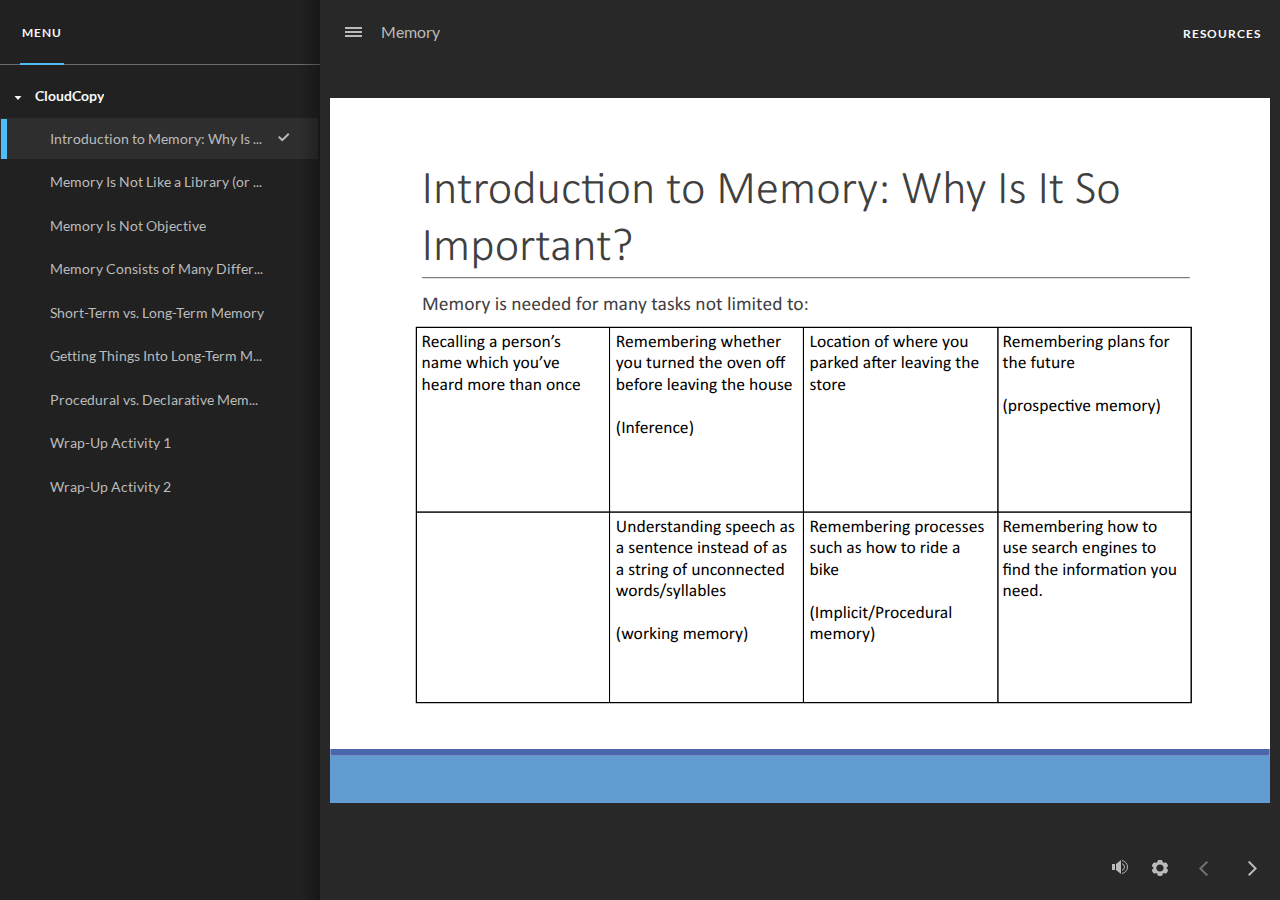
<file: story.html>
﻿<!doctype html>
<html lang="en-US">
<head>
  <meta charset="utf-8">
  <!-- Created using Storyline 360 - http://www.articulate.com  -->
  <!-- version: 3.76.30446.0 -->
  <title>Memory</title>
  <meta http-equiv="x-ua-compatible" content="IE=edge"/>
  <meta name="viewport" content="width=device-width,initial-scale=1,user-scalable=no,shrink-to-fit=no,minimal-ui"/>
  <meta name="apple-mobile-web-app-capable" content="yes"/>
  <style>
    html, body { height: 100%; padding: 0; margin: 0 }
    #app { height: 100%; width: 100%; }
  </style>

  <script>
    window.DS = {};
    window.globals = {
      DATA_PATH_BASE: '',
      HAS_FRAME: true,
      HAS_SLIDE: true,

      lmsPresent: false,
      tinCanPresent: false,
      cmi5Present: false,
      aoSupport: false,
      scale: 'noscale',
      captureRc: false,
      browserSize: 'optimal',
      bgColor: '#282828',
      features: 'AccessibleVideo,ConnectionMessages,DropIn1,FullScreenToggle,InsertSvgPicture,LayerPresentAsDialog,MultipleQuizTracking,PlayerSpeedControl,StreamingVideo,UpdatedThemeEditor,UseAudioElement,VideoTranscripts',
      themeName: 'unified',
      preloaderColor: '#FFFFFF',
      suppressAnalytics: false,
      productChannel: 'stable',
      publishSource: 'storyline',
      aid: 'aid|35b680b0-f8e2-4e9d-b4a1-41f05efd90a5',
      cid: 'c82734f4-7d9d-42fe-95ea-aaae42a2825f',
      playerVersion: '3.76.30446.0',
      publishTimestamp: '2023-06-19T03:18:12.2827062Z',
      maxIosVideoElements: 10,
      connectionSettings: { message: 'You%20are%20offline.%20Trying%20to%20reconnect...', useDarkTheme: false, mode: 'disabled' },

      
      parseParams: function(qs) {
        if (window.globals.parsedParams != null) {
          return window.globals.parsedParams;
        }
        qs = (qs || window.location.search.substr(1)).split('+').join(' ');
        var params = {},
            tokens,
            re = /[?&]?([^=]+)=([^&]*)/g;

        while (tokens = re.exec(qs)) {
          params[decodeURIComponent(tokens[1]).trim()] =
            decodeURIComponent(tokens[2]).trim();
        }
        window.globals.parsedParams = params;
        return params;
      }

    };
  </script>
  <script>
    var isIe11 = ('ActiveXObject' in window || window.MSBlobBuilder != null)
      && window.msCrypto != null && !window.ActiveXObject;
    if (isIe11) {
      window.globals.unsupportedBrowser = true;
      document.write(atob('[base64]'));
    }
  </script>
  
  <script>window.THREE = { };</script>
  
</head>
<body style="background: #282828" class="cs-HTML theme-unified">
  <!-- 360 -->
  <script>!function(){var e,i=/iPhone/i,o=/iPod/i,n=/iPad/i,t=/\biOS-universal(?:.+)Mac\b/i,r=/\bAndroid(?:.+)Mobile\b/i,a=/Android/i,d=/(?:SD4930UR|\bSilk(?:.+)Mobile\b)/i,p=/Silk/i,l=/Windows Phone/i,u=/\bWindows(?:.+)ARM\b/i,b=/BlackBerry/i,s=/BB10/i,c=/Opera Mini/i,f=/\b(CriOS|Chrome)(?:.+)Mobile/i,h=/Mobile(?:.+)Firefox\b/i,v=function(e){return void 0!==e&&"MacIntel"===e.platform&&"number"==typeof e.maxTouchPoints&&e.maxTouchPoints>1&&"undefined"==typeof MSStream};e=function(e){var m={userAgent:"",platform:"",maxTouchPoints:0};e||"undefined"==typeof navigator?"string"==typeof e?m.userAgent=e:e&&e.userAgent&&(m={userAgent:e.userAgent,platform:e.platform,maxTouchPoints:e.maxTouchPoints||0}):m={userAgent:navigator.userAgent,platform:navigator.platform,maxTouchPoints:navigator.maxTouchPoints||0};var g=m.userAgent,y=g.split("[FBAN");void 0!==y[1]&&(g=y[0]),void 0!==(y=g.split("Twitter"))[1]&&(g=y[0]);var A=function(e){return function(i){return i.test(e)}}(g),w={apple:{phone:A(i)&&!A(l),ipod:A(o),tablet:!A(i)&&(A(n)||v(m))&&!A(l),universal:A(t),device:(A(i)||A(o)||A(n)||A(t)||v(m))&&!A(l)},amazon:{phone:A(d),tablet:!A(d)&&A(p),device:A(d)||A(p)},android:{phone:!A(l)&&A(d)||!A(l)&&A(r),tablet:!A(l)&&!A(d)&&!A(r)&&(A(p)||A(a)),device:!A(l)&&(A(d)||A(p)||A(r)||A(a))||A(/\bokhttp\b/i)},windows:{phone:A(l),tablet:A(u),device:A(l)||A(u)},other:{blackberry:A(b),blackberry10:A(s),opera:A(c),firefox:A(h),chrome:A(f),device:A(b)||A(s)||A(c)||A(h)||A(f)},any:!1,phone:!1,tablet:!1};return w.any=w.apple.device||w.android.device||w.windows.device||w.other.device,w.phone=w.apple.phone||w.android.phone||w.windows.phone,w.tablet=w.apple.tablet||w.android.tablet||w.windows.tablet,w}(),"object"==typeof exports&&"undefined"!=typeof module?module.exports=e:"function"==typeof define&&define.amd?define((function(){return e})):this.isMobile=e}();
    window.isMobile.apple.tablet = window.isMobile.apple.tablet ||
      (navigator.platform === 'MacIntel' && navigator.maxTouchPoints > 1);
    window.isMobile.apple.device = window.isMobile.apple.device || window.isMobile.apple.tablet;
    window.isMobile.tablet = window.isMobile.tablet || window.isMobile.apple.tablet;
    window.isMobile.any = window.isMobile.any || window.isMobile.apple.tablet;
  </script>

  <div id="focus-sink" tabindex="-1"></div>

  <div id="preso"></div>
  <script>
    (function() {

      var classTypes = [ 'desktop', 'mobile', 'phone', 'tablet' ];

      var addDeviceClasses = function(prefix, testObj) {
        var curr, i;
        for (i = 0; i < classTypes.length; i++) {
          curr = classTypes[i];
          if (testObj[curr]) {
            document.body.classList.add(prefix + curr);
          }
        }
      };

      var params = window.globals.parseParams(),
          isDevicePreview = params.devicepreview === '1',
          isPhoneOverride = params.deviceType === 'phone' || (isDevicePreview && params.phone == '1'),
          isTabletOverride = (params.deviceType === 'tablet' || isDevicePreview) && !isPhoneOverride,
          isMobileOverride = isPhoneOverride || isTabletOverride;

      var deviceView = {
        desktop: !window.isMobile.any && !isMobileOverride,
        mobile: window.isMobile.any || isMobileOverride,
        phone: isPhoneOverride || (window.isMobile.phone && !isTabletOverride),
        tablet: isTabletOverride || window.isMobile.tablet
      };

      window.globals.deviceView = deviceView;
      window.isMobile.desktop = !window.isMobile.any;
      window.isMobile.mobile = window.isMobile.any;

      addDeviceClasses('view-', deviceView);

    })();
  </script>
  
  <script src='story_content/user.js' type=text/javascript></script>
  <div class="slide-loader"></div>

  <script>
    var doc = document, loader = doc.body.querySelector('.slide-loader'); [ 1, 2, 3 ].forEach(function(n) { var d = doc.createElement('div'); d.style.backgroundColor = window.globals.preloaderColor; d.classList.add('mobile-loader-dot'); d.classList.add('dot' + n); loader.appendChild(d); });
  </script>

  <div class="mobile-load-title-overlay" style="display: none">
    <div class="mobile-load-title">Memory</div>
  </div>

  <div class="mobile-chrome-warning"></div>

  
<style>
  .warn-connection-dialog {
    display: none;
    background: transparent;
    pointer-events: none;
    position: fixed;
    left: 0;
    top: 0;
    width: 100%;
    height: 100%;
    z-index: 999;
  }

  .warn-connection-content {
    border-radius: 4px;
    background: white;
    border: 1px solid #E7E7E7;
    color: #333333;
    box-shadow: 0 2px 4px rgba(0, 0, 0, 0.25);
    transition: all 150ms ease-out;
    position: absolute;
    white-space: nowrap;
  }

  .view-phone.is-landscape .warn-connection-content {
    left: 23px;
    bottom: 23px;
  }

  .view-tablet.is-landscape .warn-connection-content {
    left: 50%;
    top: 20px;
    transform: translateX(-50%);
  }

  .is-portrait .warn-connection-content {
    transform: translate(-50%, calc(-100% - 15px));
  }

  .warn-connection-content p {
    display: inline-block;
    margin: 0 8px 0 0;
    line-height: 33px;
    font-size: 11px;
  }

  .warn-connection-content svg {
    position: relative;
    vertical-align: middle;
    margin: 0 2px 2px 8px;
  }

  .view-desktop .warn-connection-content {
    left: 1.5em;
    bottom: 1.5em;
  }

  .view-desktop .warn-connection-content p {
    font-size: 1.1em;
  }

  .is-offline .warn-connection-dialog {
    display: block;
  }

  .is-offline .cs-panel * {
    pointer-events: none !important;
  }

  .is-offline .cs-panel {
    pointer-events: all !important;
  }

  .is-offline #nav-controls * {
    pointer-events: none !important;
  }

  .is-offline #nav-controls {
    pointer-events: all !important;
  }
</style>

<div class="warn-connection-dialog">
  <div class="warn-connection-content">
    <svg width="17" height="15" viewBox="0 0 17 15" xmlns="http://www.w3.org/2000/svg">
      <path fill="#8F0000" stroke="white" d="M16.07,12.98 L15.88,12.23 L9.51,1.21 C8.97,0.26,7.6,0.26,7.06,1.21 L0.69,12.23 C0.15,13.16,0.81,14.36,1.91,14.36 H14.65 C15.47,14.36,16.05,13.7,16.07,12.98 Z"/>
      <path fill="white" stroke="white" d="M8.58,5.5 C8.35,5.28,8.5,5.35,8.21,5.32 C8.09,5.35,7.97,5.49,7.96,5.67 C7.97,5.79,7.98,5.92,7.98,6.04 L7.98,6.04 C7.99,6.17,8,6.31,8.01,6.43 L8.01,6.44 C8.03,6.92,8.06,7.41,8.09,7.9 L8.09,7.9 C8.12,8.39,8.14,8.88,8.17,9.37 C8.17,9.39,8.18,9.42,8.2,9.44 C8.23,9.46,8.25,9.47,8.28,9.47 C8.31,9.47,8.34,9.46,8.35,9.44 C8.37,9.43,8.38,9.4,8.39,9.35 L8.39,9.34 C8.39,9.24,8.4,9.15,8.4,9.05 L8.4,9.05 C8.41,8.96,8.41,8.86,8.42,8.75 C8.43,8.44,8.45,8.12,8.47,7.81 L8.47,7.81 C8.49,7.49,8.51,7.18,8.53,6.87 C8.55,6.46,8.56,6.05,8.59,5.64 L8.6,5.62 C8.6,5.57,8.59,5.53,8.58,5.5 L8.21,5.32 Z"/>
      <circle fill="white" stroke="white" cx="8.3" cy="11.35" r="0.3"/>
    </svg>
    <p>You are offline. Trying to reconnect...</p>
  </div>
</div>

<script>
  (function() {
    window.DS.connection = {
      warningShown: false,
      assets: {},
      loadingAssetGroup: false,
      retryDelay: 500
    };

    var connectionSettings = window.globals.connectionSettings || {};

    // The `window.globals.features` variable must be set in `webpack.dev.config` when testing locally - it is not enough
    // to have it in the data - but it must be set there as well.
    var useConnectionMessages = window.AbortController != null &&
      window.location.protocol != 'file:' &&
      window.globals.features.indexOf('ConnectionMessages') != -1 &&
      connectionSettings.mode === 'normal';

    window.DS.connection.useConnectionMessages = useConnectionMessages

    var assetCount = 0;
    var checkLoadedId;


    if (useConnectionMessages && connectionSettings != null) {
      var contentEl = document.querySelector('.warn-connection-content');
      var messageEl = contentEl.querySelector('p')

      if (connectionSettings.useDarkTheme) {
        contentEl.style.borderColor = '#BABBBA';
        contentEl.style.backgroundColor = '#282828';
        contentEl.style.color = '#FFFFFF';
      }

      if (connectionSettings.message != null) {
        messageEl.textContent = window.decodeURIComponent(connectionSettings.message);
      }
    }

    function checkAssetsReady() {
      for (var i in DS.connection.assets) {
        if (!DS.connection.assets[i].success) {
          return false;
        }
      }
      return true;
    }

    function stopAssetGroup() {
      if (!useConnectionMessages) { return; }

      assetCount = 0;

      DS.connection.oldAssetGroup = DS.connection.assets;
      DS.connection.assets = {};
      DS.connection.loadingAssetGroup = false;
      clearInterval(checkLoadedId);
    }

    function startAssetGroup() {
      if (!useConnectionMessages) { return; }
      var ticks = 0;
      clearInterval(checkLoadedId);
      checkLoadedId = setInterval(function() {
        var loaded = 0;
        if (assetCount === 0 && loaded === 0) {
          clearInterval(checkLoadedId);
          return;
        }

        for (var i in DS.connection.assets) {
          if (DS.connection.assets[i].success) {
            loaded++;
          }
        }

        if (assetCount === loaded && checkAssetsReady()) {
          for (var i in DS.connection.assets) {
            if (DS.connection.assets[i].action) {
              DS.connection.assets[i].action();
            }
          }
          hideWarning();
          stopAssetGroup();
        }
      }, 100)
    }

    function requiredAsset(url, action, retry, type) {
      if (!useConnectionMessages) { return; }
      if (DS.connection.assets[url]) { return; }

      DS.connection.assets[url] = {
        success: false, action: action, retry: retry, type: type
      };
      assetCount = Object.keys(DS.connection.assets).length;
      if (!DS.connection.loadingAssetGroup) {
        startAssetGroup();
      }
      DS.connection.loadingAssetGroup = true;
    }

    function assetLoaded(url) {
      if (!useConnectionMessages) { return; }
      if (DS.connection.assets[url]) {
        DS.connection.assets[url].success = true;
      }
    }

    function assetFailed(url) {
      if (!useConnectionMessages) { return; }
      if (!DS.connection.assets[url]) {
        if (/\.js$/.test(url)) {
          setTimeout(function() {
            if (DS.connection.lastSlideLoaded != null) {
              DS.connection.lastSlideLoaded();
            }
          }, DS.connection.retryDelay);
        }
        return;
      }
      if (!DS.connection.warningShown) { showWarning(); }
      if (DS.connection.assets[url].retry) {
        setTimeout(function() {
          if (!DS.connection.assets[url].success) {
            DS.connection.assets[url].retry()
          }
        }, DS.connection.retryDelay);
      }
    }

    function hideWarning() {
      document.body.classList.remove('is-offline');
      DS.connection.warningShown = false;
    }
    DS.connection.hideWarning = hideWarning

    function showWarning(btn) {
      document.body.classList.add('is-offline')
      DS.connection.warningShown = true;
      updateWarningPosition();
    }

    function updateWarningPosition() {
      if (!DS.connection.warningShown) {
        return;
      }

      var isPortrait = document.body.classList.contains('is-portrait');
      var warningEl = document.querySelector('.warn-connection-content');

      if (isPortrait) {
        var slide = document.querySelector('.primary-slide');
        var slideRect = slide.getBoundingClientRect();

        warningEl.style.top = `${slideRect.top}px`
        warningEl.style.left = `${slideRect.left + slideRect.width / 2}px`
      } else {
        warningEl.style.top = null;
        warningEl.style.left = null;
      }

      window.requestAnimationFrame(updateWarningPosition);
    }

    // these will all be noops if the feature flag isn't set in
    // the data and `window.globals.features`
    DS.connection.requiredAsset = requiredAsset;
    DS.connection.assetLoaded = assetLoaded;
    DS.connection.assetFailed = assetFailed;
    DS.connection.stopAssetGroup = stopAssetGroup;
    DS.connection.startAssetGroup = startAssetGroup;
  })();
</script>


  <script>
    
    if (window.autoSpider && window.vInterfaceObject) {
      document.querySelector('.mobile-load-title-overlay').style.display = 'none';
    }
  </script>

  

  <link rel="stylesheet" href="html5/data/css/output.min.css" data-noprefix/>
</body>
<script src="html5/lib/scripts/bootstrapper.min.js"></script>
</html>
</file>
